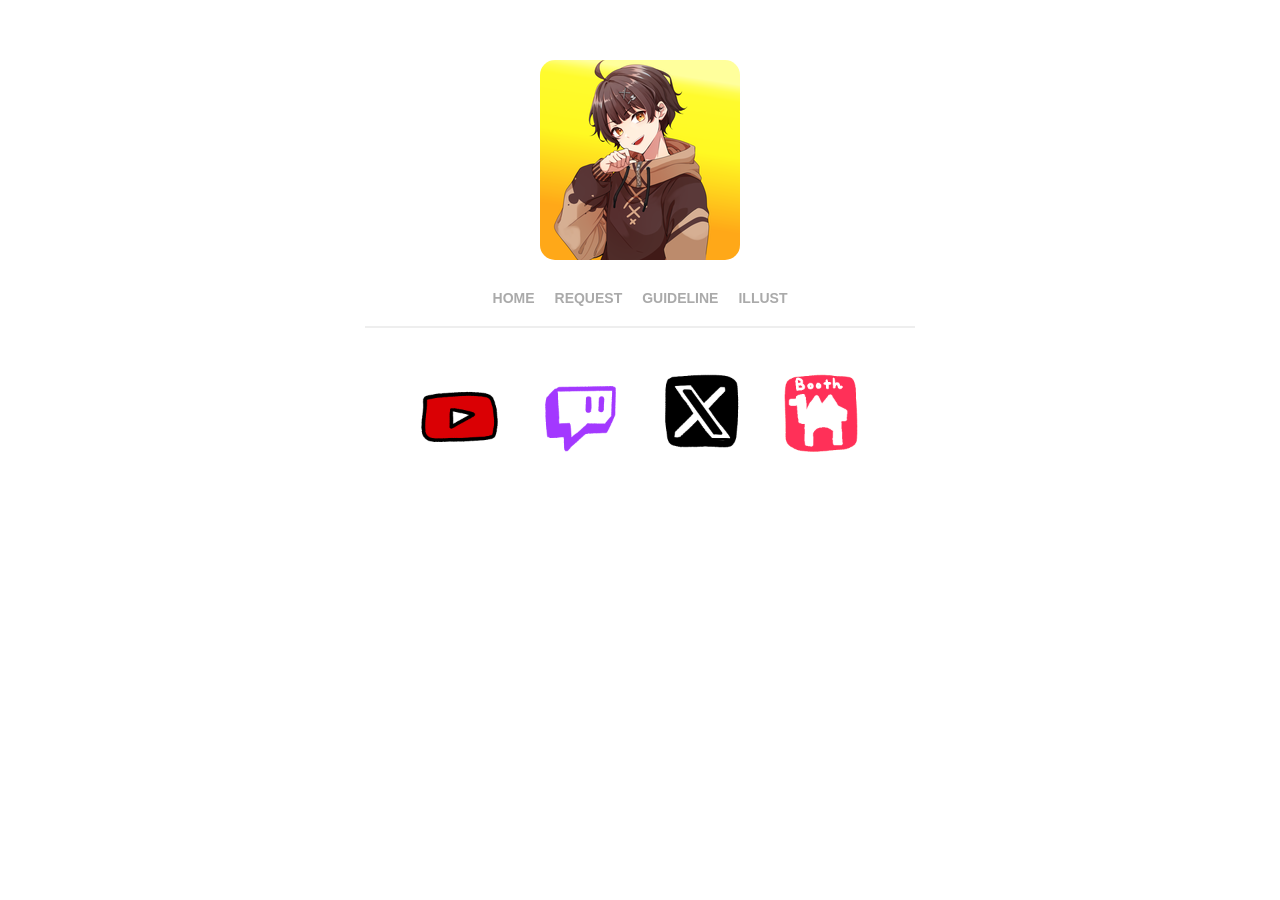
<file: index.html>
<html><head><meta charset="UTF-8"><link rel="stylesheet" href="style.css"></head><body><div class="container"><img src="assets/profile.png" class="profile-img"><nav><a href="index.html">HOME</a><a href="request/index.html">REQUEST</a><a href="fa/index.html">GUIDELINE</a><a href="illustration/index.html">ILLUST</a></nav><div class="icon-grid"><a href="https://www.youtube.com/@Reto_buki/videos" class="icon-item"><img src="assets/hi_0.png" style="width:100%;"></a><a href="https://www.twitch.tv/retobuki" class="icon-item"><img src="assets/hi_1.png" style="width:100%;"></a><a href="https://x.com/Reto_buki" class="icon-item"><img src="assets/hi_2.png" style="width:100%;"></a><a href="https://retobuki.booth.pm/" class="icon-item"><img src="assets/hi_3.png" style="width:100%;"></a></div></div></body></html>
</file>
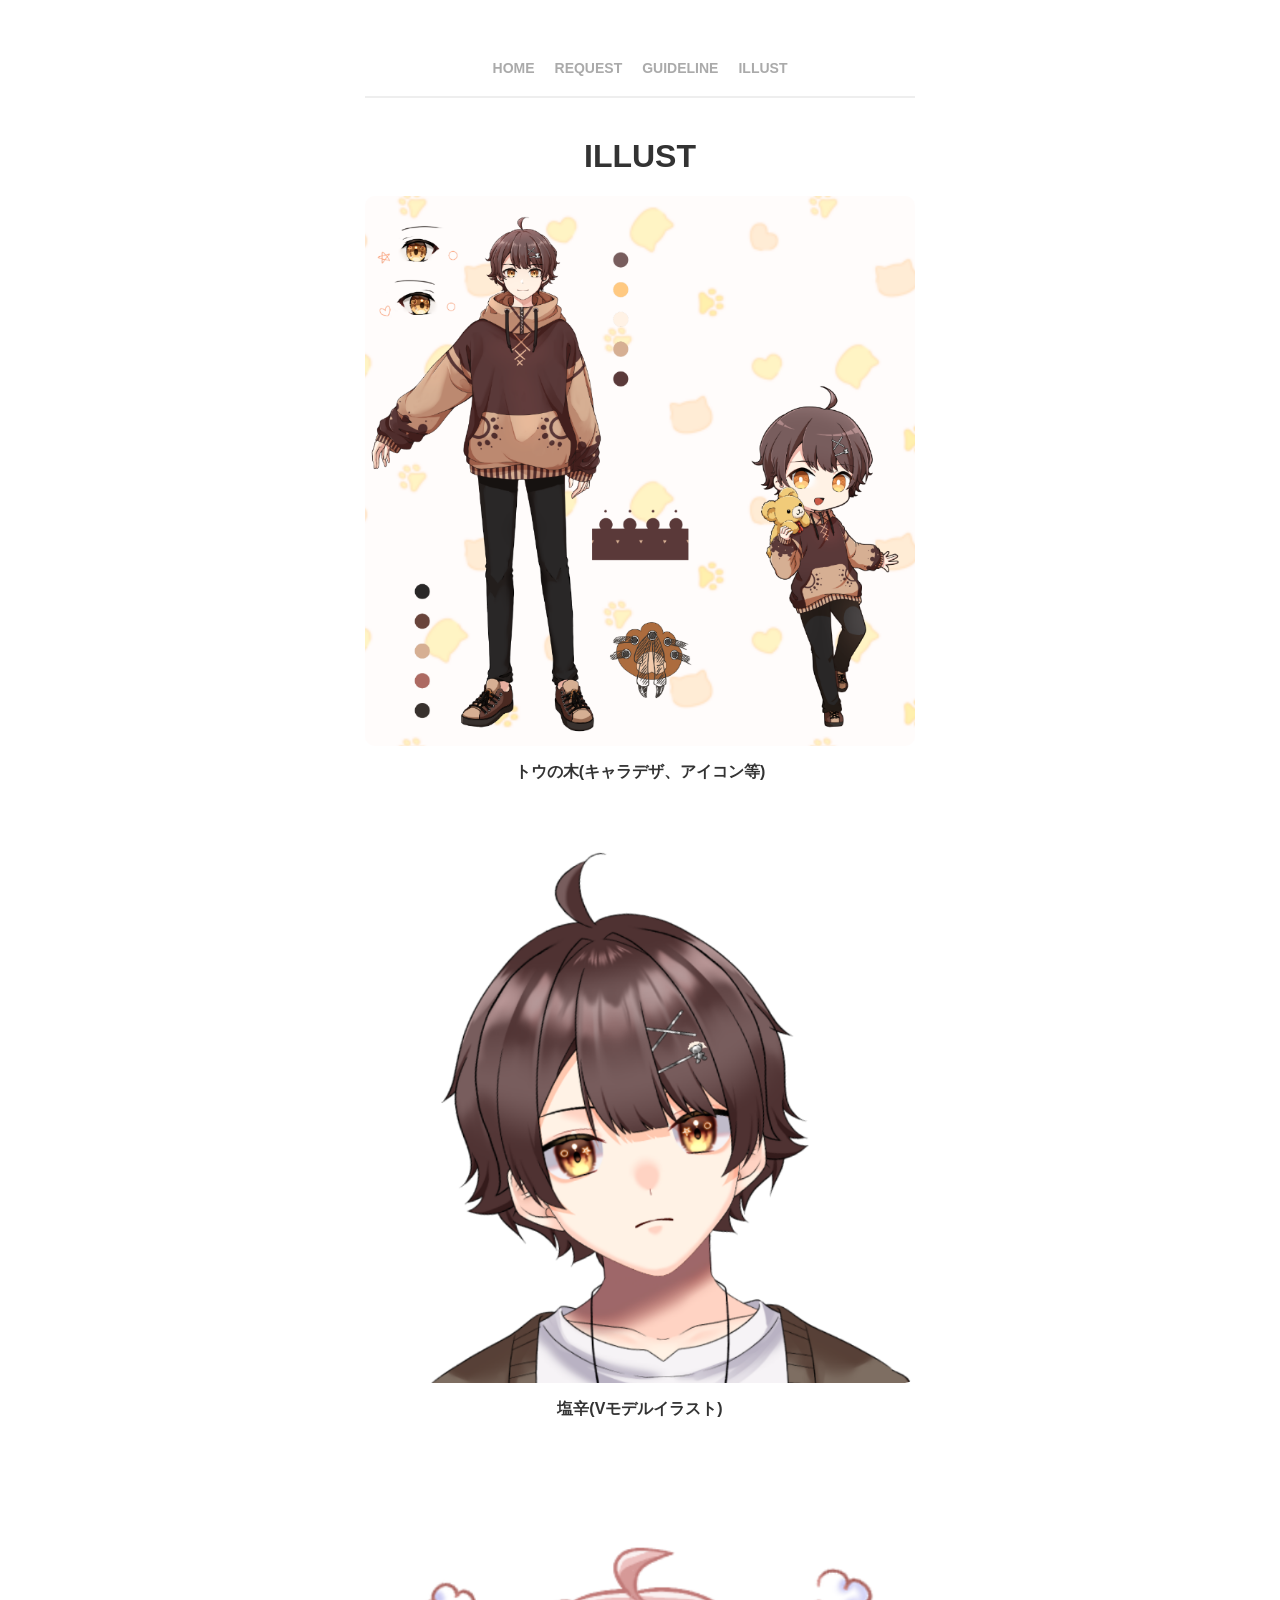
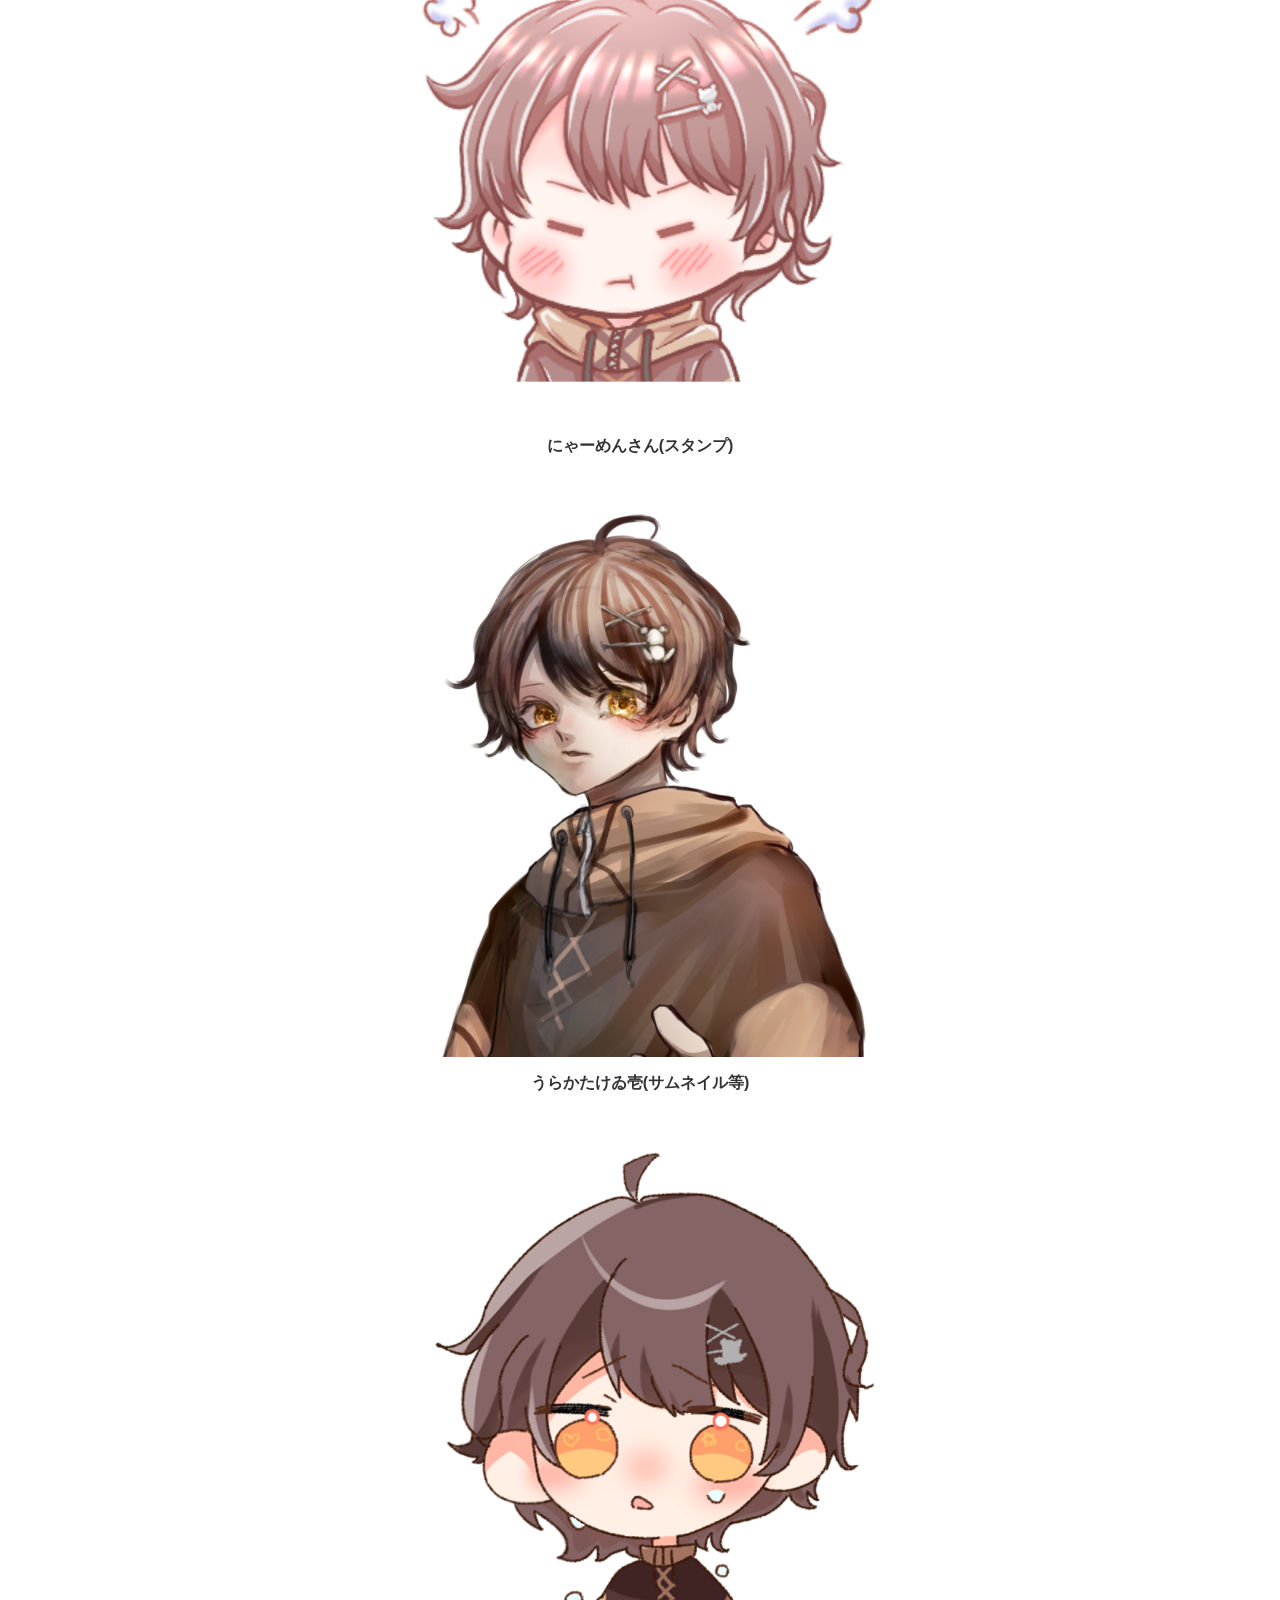
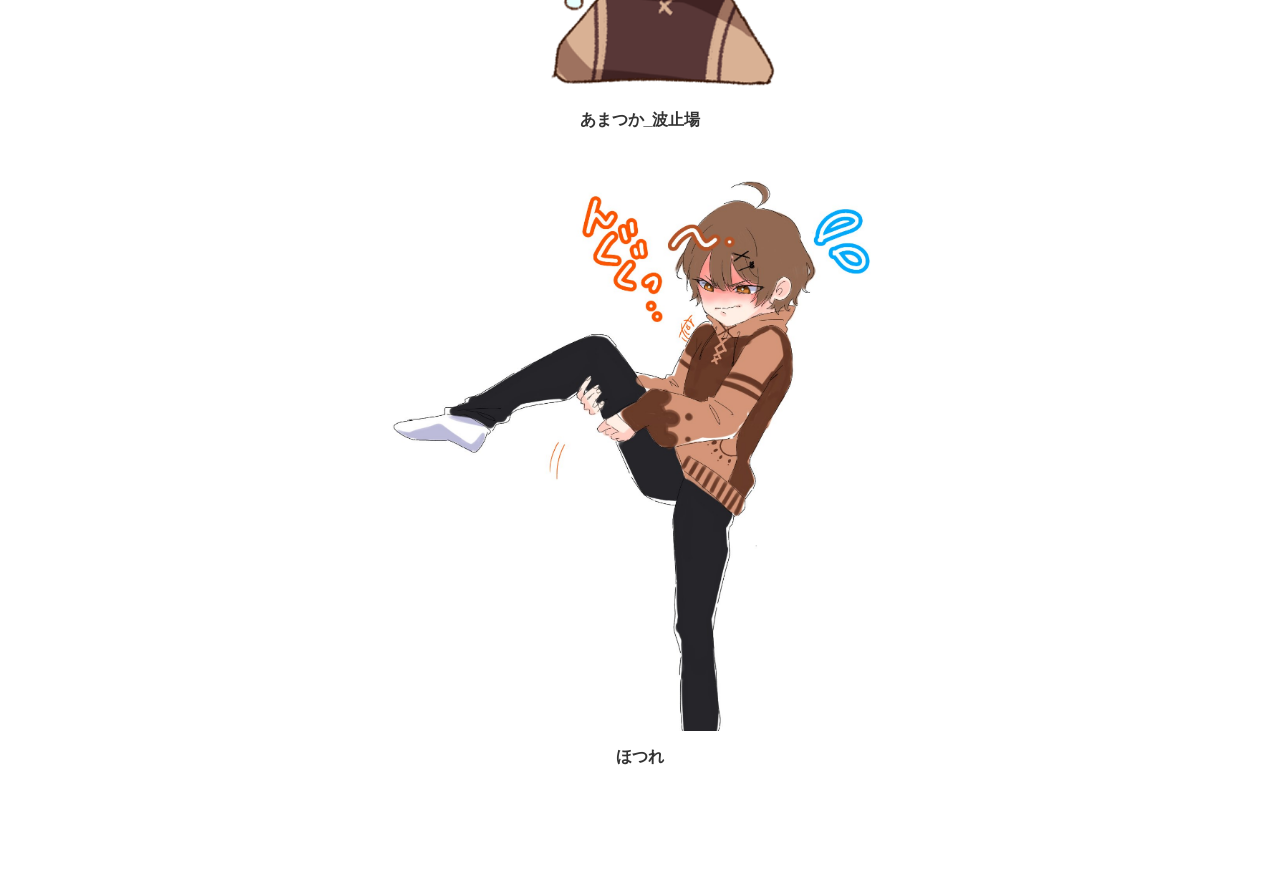
<file: illustration/index.html>
<html><head><meta charset="UTF-8"><link rel="stylesheet" href="../style.css"></head><body><div class="container"><nav><a href="../index.html">HOME</a><a href="../request/index.html">REQUEST</a><a href="../fa/index.html">GUIDELINE</a><a href="../illustration/index.html">ILLUST</a></nav><h1>ILLUST</h1><div class="illust-item"><a href="https://x.com/Cuculus_P"><img src="../assets/ill_0.png"></a><p><b>トウの木(キャラデザ、アイコン等)</b></p></div><div class="illust-item"><a href="https://x.com/shiokara0141"><img src="../assets/ill_1.png"></a><p><b>塩辛(Vモデルイラスト)</b></p></div><div class="illust-item"><a href=""><img src="../assets/ill_2.png"></a><p><b>にゃーめんさん(スタンプ)</b></p></div><div class="illust-item"><a href="https://x.com/urkatakeich"><img src="../assets/ill_3.png"></a><p><b>うらかたけゐ壱(サムネイル等)</b></p></div><div class="illust-item"><a href="https://x.com/amatuka_hatoba"><img src="../assets/ill_4.png"></a><p><b>あまつか_波止場</b></p></div><div class="illust-item"><a href="https://x.com/kyakkashouko811"><img src="../assets/ill_5.png"></a><p><b>ほつれ</b></p></div></div></body></html>
</file>
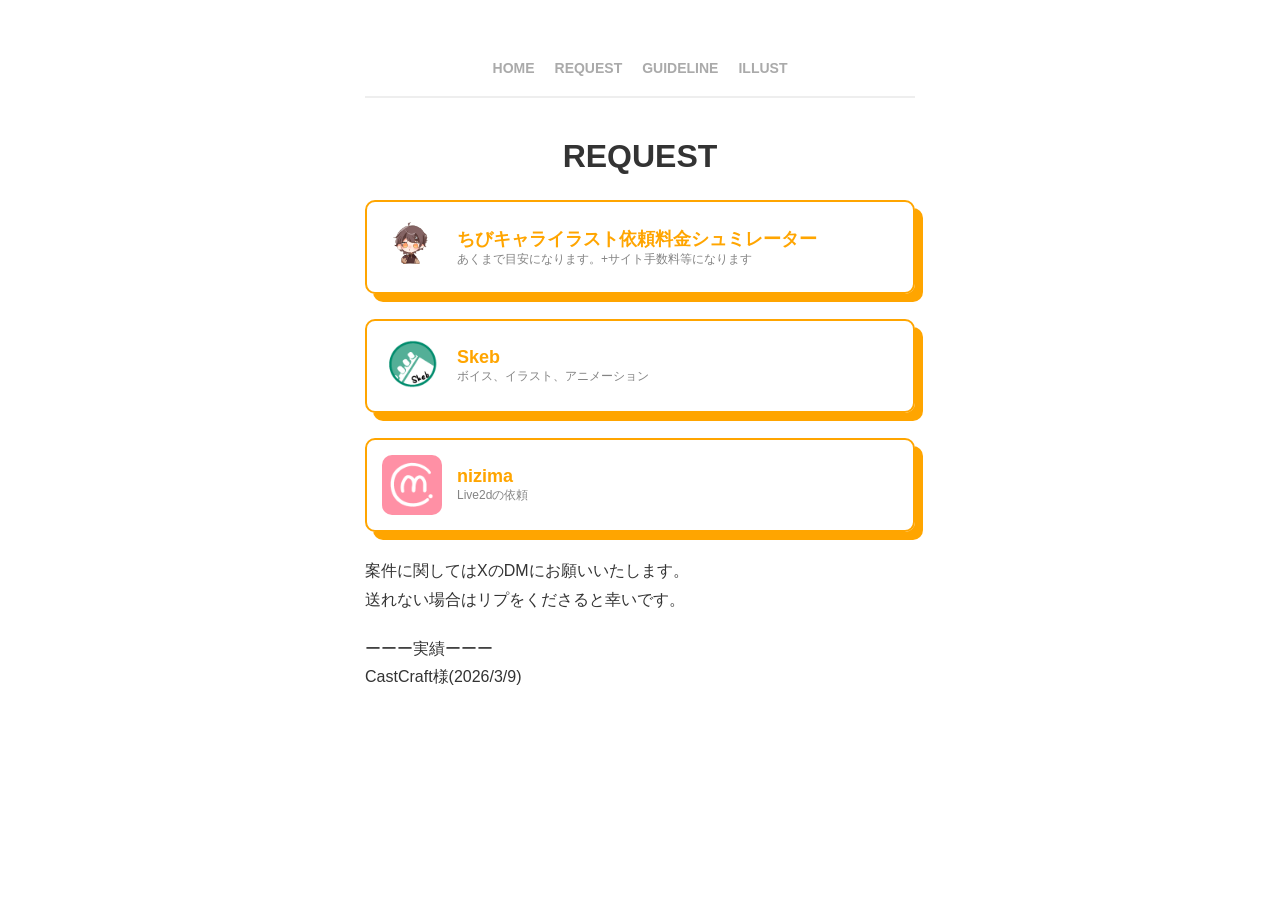
<file: request/index.html>
<html><head><meta charset="UTF-8"><link rel="stylesheet" href="../style.css"></head><body><div class="container"><nav><a href="../index.html">HOME</a><a href="../request/index.html">REQUEST</a><a href="../fa/index.html">GUIDELINE</a><a href="../illustration/index.html">ILLUST</a></nav><h1>REQUEST</h1><a href="https://rei00275-lang.github.io/.github.io/" class="card-link"><img src="../assets/req_0.png" class="card-icon"><div><span class="card-title">ちびキャライラスト依頼料金シュミレーター</span><span class="card-sub">あくまで目安になります。+サイト手数料等になります</span></div></a><a href="https://skeb.jp/@Reto_buki" class="card-link"><img src="../assets/req_1.png" class="card-icon"><div><span class="card-title">Skeb</span><span class="card-sub">ボイス、イラスト、アニメーション</span></div></a><a href="https://nizima.com/Profile/391239" class="card-link"><img src="../assets/req_2.png" class="card-icon"><div><span class="card-title">nizima</span><span class="card-sub">Live2dの依頼</span></div></a><div class="text-block">案件に関してはXのDMにお願いいたします。<br>送れない場合はリプをくださると幸いです。</div><div class="text-block">ーーー実績ーーー<br>CastCraft様(2026/3/9)<br></div></div></body></html>
</file>
<file: style.css>
:root { --main: #ffa500; }
        body { font-family: sans-serif; background: #fff; margin: 0; color: #333; text-align: center; }
        .container { max-width: 550px; margin: 0 auto; padding: 60px 20px; }
        .profile-img { max-width: 100%; height: auto; border-radius: 15px; margin-bottom: 30px; }
        nav { margin-bottom: 40px; border-bottom: 2px solid #eee; padding-bottom: 20px; }
        nav a { margin: 0 10px; text-decoration: none; color: #aaa; font-size: 14px; font-weight: bold; }
        nav a:hover { color: var(--main); }
        .icon-grid { display: flex; justify-content: center; gap: 20px; margin: 30px 0; flex-wrap: wrap; }
        .icon-item { width: 100px; transition: 0.1s; }
        .icon-item:hover { transform: scale(1.05); }
        .card-link { display: flex; align-items: center; border: 2px solid var(--main); padding: 15px; margin: 25px 0; border-radius: 10px; text-decoration: none; box-shadow: 8px 8px 0px var(--main); transition: 0.1s; text-align: left; }
        .card-link:hover { transform: translate(3px, 3px); box-shadow: 4px 4px 0px var(--main); }
        .card-icon { width: 60px; height: 60px; border-radius: 10px; margin-right: 15px; object-fit: cover; }
        .card-title { font-weight: bold; font-size: 18px; color: var(--main); display: block; }
        .card-sub { font-size: 12px; color: #666; opacity: 0.8; }
        .text-block { text-align: left; margin: 20px 0; line-height: 1.8; white-space: pre-wrap; }
        .illust-item { margin-bottom: 50px; } .illust-item img { width: 100%; border-radius: 10px; }
</file>
